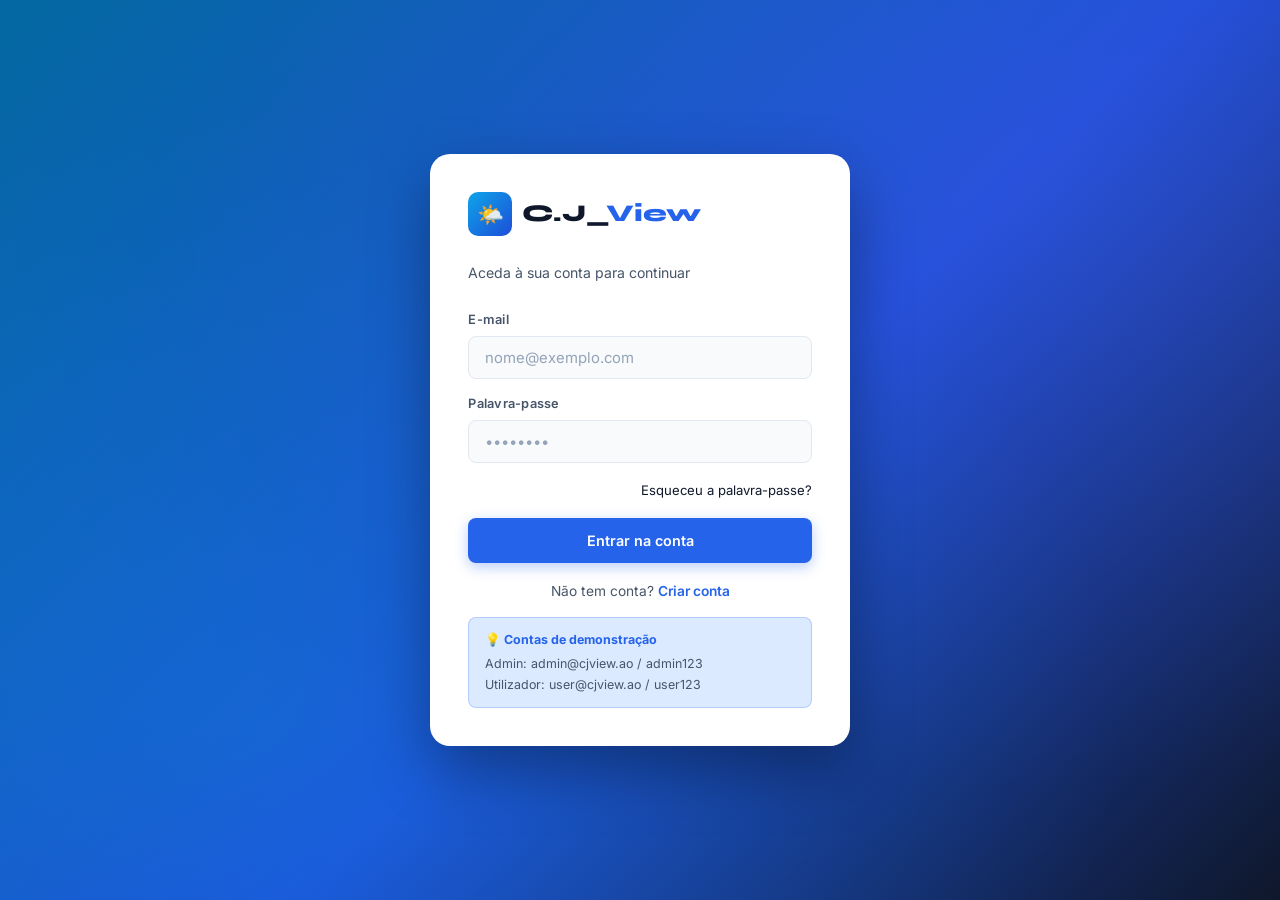
<file: files/index.html>
<!DOCTYPE html>
<html lang="pt" data-theme="light">
<head>
<meta charset="UTF-8"/>
<meta name="viewport" content="width=device-width, initial-scale=1.0"/>
<title>C.J_View — Sistema de Previsão do Tempo</title>
<link href="https://fonts.googleapis.com/css2?family=Syne:wght@400;600;700;800&family=Inter:wght@300;400;500;600&display=swap" rel="stylesheet"/>
<style>
/*
 * C.J_View — Sistema de Previsão do Tempo
 * Projecto #03 — IPIL 2025/2026
 * Autor: Judson Paiva | judson.paiva@hotmail.com
 * Stack: Angular (frontend) + PHP (backend) + MySQL (BD)
 * Arquitectura: Components + Services + Modules
 */
:root{
  --blue:#2563EB;--blue-dk:#1D4ED8;--blue-lt:#DBEAFE;--sky:#0EA5E9;
  --green:#16A34A;--red:#DC2626;--amber:#D97706;
  --bg:#F1F5F9;--surface:#FFFFFF;--surface2:#F8FAFC;--border:#E2E8F0;
  --t1:#0F172A;--t2:#475569;--t3:#94A3B8;
  --r:12px;--sh:0 1px 4px rgba(0,0,0,.08),0 4px 16px rgba(0,0,0,.05);
  --shlg:0 8px 32px rgba(0,0,0,.14);
  --ff:'Inter',sans-serif;--fd:'Syne',sans-serif;
}
[data-theme=dark]{
  --bg:#0F172A;--surface:#1E293B;--surface2:#0F172A;--border:#334155;
  --t1:#F1F5F9;--t2:#94A3B8;--t3:#475569;--blue-lt:#1e3a5f;
  --sh:0 1px 4px rgba(0,0,0,.3),0 4px 16px rgba(0,0,0,.22);
  --shlg:0 8px 32px rgba(0,0,0,.45);
}
*,*::before,*::after{box-sizing:border-box;margin:0;padding:0}
html{scroll-behavior:smooth}
body{font-family:var(--ff);background:var(--bg);color:var(--t1);min-height:100vh;font-size:15px;line-height:1.6;transition:background .25s,color .25s}
h1,h2,h3,h4{font-family:var(--fd);line-height:1.2}
button{cursor:pointer;font-family:var(--ff)}
input,select{font-family:var(--ff)}

/* ── SCREENS ── */
.screen{display:none!important}
.screen.on{display:flex!important}
.page{display:none}
.page.on{display:block;animation:fi .25s ease}
@keyframes fi{from{opacity:0;transform:translateY(6px)}to{opacity:1;transform:translateY(0)}}
@keyframes su{from{opacity:0;transform:translateY(22px)}to{opacity:1;transform:translateY(0)}}

/* ── AUTH ── */
.auth-bg{
  min-height:100vh;align-items:center;justify-content:center;padding:1.5rem;
  background:linear-gradient(135deg,#0369A1,#1D4ED8 55%,#0F172A);
  position:relative;overflow:hidden;
}
.auth-bg::before{content:'';position:absolute;inset:0;
  background:radial-gradient(ellipse at 20% 80%,rgba(14,165,233,.22) 0%,transparent 60%),
             radial-gradient(ellipse at 80% 20%,rgba(99,102,241,.18) 0%,transparent 60%)}
.auth-card{
  background:var(--surface);border-radius:20px;padding:2.4rem;
  width:100%;max-width:420px;position:relative;z-index:1;
  box-shadow:0 25px 60px rgba(0,0,0,.35);animation:su .35s ease;
}
.auth-logo{display:flex;align-items:center;gap:10px;margin-bottom:1.6rem}
.auth-logo .ico{width:44px;height:44px;border-radius:10px;
  background:linear-gradient(135deg,var(--sky),var(--blue-dk));
  display:flex;align-items:center;justify-content:center;font-size:1.35rem}
.auth-logo .nm{font-family:var(--fd);font-size:1.5rem;font-weight:800;color:var(--t1)}
.auth-logo .nm span{color:var(--blue)}
.auth-sub{color:var(--t2);font-size:.88rem;margin-bottom:1.6rem}

/* ── FORMS ── */
.fg{margin-bottom:.95rem}
.fl{display:block;font-size:.8rem;font-weight:600;color:var(--t2);margin-bottom:.38rem;letter-spacing:.02em}
.fi{width:100%;padding:.7rem 1rem;border:1.5px solid var(--border);border-radius:8px;
  background:var(--surface2);color:var(--t1);font-size:.93rem;outline:none;
  transition:border-color .2s,box-shadow .2s}
.fi:focus{border-color:var(--blue);box-shadow:0 0 0 3px rgba(37,99,235,.14)}
.fi::placeholder{color:var(--t3)}
.frow{display:grid;grid-template-columns:1fr 1fr;gap:.75rem}

/* ── BUTTONS ── */
.btn{display:inline-flex;align-items:center;justify-content:center;gap:.4rem;
  padding:.68rem 1.35rem;border:1.5px solid transparent;border-radius:8px;
  font-size:.9rem;font-weight:600;transition:all .18s;white-space:nowrap;cursor:pointer}
.btn:active{transform:scale(.98)}
.btn-p{background:var(--blue);color:#fff;width:100%;padding:.8rem;
  box-shadow:0 4px 14px rgba(37,99,235,.32)}
.btn-p:hover{background:var(--blue-dk);transform:translateY(-1px);box-shadow:0 6px 20px rgba(37,99,235,.42)}
.btn-o{background:transparent;border-color:var(--border);color:var(--t2)}
.btn-o:hover{background:var(--surface2);color:var(--t1);border-color:var(--t3)}
.btn-sm{padding:.38rem .82rem;font-size:.8rem;border-radius:7px}
.btn-g{background:transparent;border-color:transparent;color:var(--t2)}
.btn-g:hover{background:var(--surface2);color:var(--t1)}
.btn-danger{background:var(--red);color:#fff;border-color:var(--red)}
.btn-danger:hover{background:#b91c1c}

.auth-sw{text-align:center;margin-top:1.1rem;color:var(--t2);font-size:.86rem}
.auth-sw a{color:var(--blue);font-weight:600;cursor:pointer}
.auth-sw a:hover{text-decoration:underline}

/* ── INLINE ALERTS ── */
.ia{padding:.72rem .95rem;border-radius:8px;font-size:.85rem;margin-bottom:.9rem;display:none}
.ia.show{display:flex;align-items:flex-start;gap:.5rem}
.ia-err{background:rgba(220,38,38,.08);color:#b91c1c;border:1px solid rgba(220,38,38,.22)}
.ia-ok{background:rgba(22,163,74,.08);color:#15803d;border:1px solid rgba(22,163,74,.2)}
.ia-info{background:rgba(37,99,235,.08);color:var(--blue-dk);border:1px solid rgba(37,99,235,.18)}
.ia-warn{background:rgba(217,119,6,.08);color:#b45309;border:1px solid rgba(217,119,6,.2)}

.demo{background:var(--blue-lt);border:1px solid rgba(37,99,235,.22);border-radius:8px;
  padding:.7rem .95rem;font-size:.78rem;color:var(--t2);margin-top:.9rem;line-height:1.7}
.demo strong{color:var(--blue);display:block;margin-bottom:.2rem}

/* ── NAVBAR ── */
.navbar{background:var(--surface);border-bottom:1px solid var(--border);height:58px;
  padding:0 1.5rem;display:flex;align-items:center;justify-content:space-between;
  position:sticky;top:0;z-index:200;box-shadow:var(--sh)}
.n-brand{display:flex;align-items:center;gap:8px;font-family:var(--fd);font-weight:800;
  font-size:1.12rem;color:var(--t1);text-decoration:none;cursor:default}
.n-brand .bi{width:30px;height:30px;border-radius:7px;
  background:linear-gradient(135deg,var(--sky),var(--blue-dk));
  display:flex;align-items:center;justify-content:center;font-size:.95rem}
.n-brand .dot{color:var(--blue)}
.n-tabs{display:flex;gap:2px;background:var(--surface2);padding:3px;border-radius:9px;border:1px solid var(--border)}
.n-tab{padding:.36rem .88rem;border-radius:7px;border:none;background:transparent;
  color:var(--t2);font-size:.8rem;font-weight:500;transition:all .18s;cursor:pointer}
.n-tab.on{background:var(--surface);color:var(--t1);font-weight:700;box-shadow:0 1px 3px rgba(0,0,0,.1)}
.n-tab:hover:not(.on){color:var(--t1)}
.n-right{display:flex;align-items:center;gap:.55rem}
.n-user{display:flex;align-items:center;gap:8px;padding:.28rem .72rem .28rem .38rem;
  border-radius:9px;background:var(--surface2);border:1px solid var(--border);cursor:pointer}
.n-av{width:28px;height:28px;border-radius:50%;
  background:linear-gradient(135deg,var(--sky),var(--blue-dk));
  display:flex;align-items:center;justify-content:center;color:#fff;font-size:.7rem;font-weight:700}
.n-nm{font-size:.82rem;font-weight:600;color:var(--t1)}
.n-rl{font-size:.68rem;color:var(--t3)}
.ib{width:34px;height:34px;border-radius:8px;border:1px solid var(--border);
  background:var(--surface2);display:flex;align-items:center;justify-content:center;
  font-size:.95rem;transition:background .18s}
.ib:hover{background:var(--border)}
.ls{background:var(--surface2);border:1px solid var(--border);border-radius:7px;
  padding:.28rem .48rem;color:var(--t1);font-size:.78rem;outline:none;cursor:pointer}

/* ── LAYOUT ── */
#app{display:none;flex-direction:column;min-height:100vh}
#app.on{display:flex}
.main{flex:1;padding:1.75rem;max-width:1300px;margin:0 auto;width:100%}
.ph{display:flex;align-items:flex-start;justify-content:space-between;margin-bottom:1.5rem;gap:1rem;flex-wrap:wrap}
.ph h2{font-size:1.4rem;font-weight:700;margin-bottom:.18rem}
.ph p{font-size:.83rem;color:var(--t2)}
.ph-a{display:flex;gap:.55rem;align-items:center;flex-wrap:wrap}

/* ── HERO ── */
.hero{background:linear-gradient(135deg,#0369A1,#1D4ED8 55%,#0F172A);
  border-radius:18px;padding:2.1rem 2rem;margin-bottom:1.6rem;
  position:relative;overflow:hidden;color:#fff}
.hero::after{content:'☁';position:absolute;right:1.5rem;top:50%;transform:translateY(-50%);
  font-size:9rem;opacity:.05;pointer-events:none;line-height:1}
.hero h2{font-size:1.45rem;font-weight:700;color:#fff;margin-bottom:.32rem}
.hero p{color:rgba(255,255,255,.68);font-size:.86rem;margin-bottom:1.35rem}
.srow{display:flex;gap:.6rem;max-width:530px}
.si{flex:1;padding:.7rem 1.05rem;border-radius:8px;border:1.5px solid rgba(255,255,255,.22);
  background:rgba(255,255,255,.14);color:#fff;font-size:.9rem;outline:none;
  transition:border-color .2s,background .2s;font-family:var(--ff)}
.si:focus{border-color:rgba(255,255,255,.48);background:rgba(255,255,255,.2)}
.si::placeholder{color:rgba(255,255,255,.48)}
.sb{background:#fff;color:var(--blue-dk);font-weight:700;padding:.7rem 1.35rem;
  border-radius:8px;border:none;font-size:.9rem;transition:all .18s;cursor:pointer;white-space:nowrap}
.sb:hover{background:rgba(255,255,255,.9);transform:translateY(-1px)}

/* ── STATS ── */
.sg{display:grid;grid-template-columns:repeat(auto-fit,minmax(150px,1fr));gap:.95rem;margin-bottom:1.6rem}
.sc{background:var(--surface);border:1px solid var(--border);border-radius:var(--r);padding:1.1rem 1.2rem;box-shadow:var(--sh)}
.sci{width:37px;height:37px;border-radius:9px;display:flex;align-items:center;justify-content:center;font-size:1rem;margin-bottom:.6rem}
.sci-b{background:rgba(37,99,235,.1);color:var(--blue)}
.sci-a{background:rgba(217,119,6,.1);color:var(--amber)}
.sci-r{background:rgba(220,38,38,.1);color:var(--red)}
.sci-g{background:rgba(22,163,74,.1);color:var(--green)}
.sv{font-family:var(--fd);font-size:1.85rem;font-weight:800;line-height:1;margin-bottom:.18rem}
.sl{font-size:.76rem;color:var(--t2)}

/* ── WEATHER CARDS ── */
.cg{display:grid;grid-template-columns:repeat(auto-fill,minmax(265px,1fr));gap:1.05rem;margin-bottom:1.6rem}
.wc{background:var(--surface);border:1px solid var(--border);border-radius:var(--r);
  padding:1.3rem;box-shadow:var(--sh);transition:box-shadow .2s,transform .2s}
.wc:hover{box-shadow:var(--shlg);transform:translateY(-2px)}
.wc-hd{display:flex;justify-content:space-between;align-items:flex-start;margin-bottom:.85rem}
.wc-city{font-family:var(--fd);font-size:1.08rem;font-weight:700}
.wc-co{font-size:.74rem;color:var(--t3);margin-top:2px}
.wc-ic{font-size:2.5rem;line-height:1}
.wc-tmp{display:flex;align-items:flex-end;gap:.38rem;margin:.55rem 0}
.wc-tn{font-family:var(--fd);font-size:2.9rem;font-weight:800;line-height:1}
.wc-tu{font-size:1.35rem;color:var(--t2);margin-bottom:.32rem}
.wc-cd{font-size:.86rem;color:var(--t2);margin-bottom:.85rem}
.wc-dt{display:grid;grid-template-columns:1fr 1fr;gap:.45rem;padding-top:.85rem;border-top:1px solid var(--border)}
.wc-d{display:flex;flex-direction:column;gap:2px}
.wc-dl{font-size:.68rem;color:var(--t3);text-transform:uppercase;letter-spacing:.05em}
.wc-dv{font-size:.85rem;font-weight:600}
.wc-ac{display:flex;gap:.45rem;margin-top:.85rem;padding-top:.85rem;border-top:1px solid var(--border);flex-wrap:wrap}
.fav-on{color:var(--amber)!important}

/* ── FORECAST ── */
.fb{background:var(--surface);border:1px solid var(--border);border-radius:var(--r);padding:1.35rem;margin-bottom:1.15rem;box-shadow:var(--sh)}
.ft{font-size:.72rem;font-weight:700;color:var(--t3);text-transform:uppercase;letter-spacing:.07em;margin-bottom:1.15rem}
.fd-row{display:grid;grid-template-columns:repeat(7,1fr);gap:.38rem}
.fd{display:flex;flex-direction:column;align-items:center;gap:.38rem;
  padding:.68rem .28rem;border-radius:9px;transition:background .18s}
.fd:hover{background:var(--surface2)}
.fd.td{background:var(--blue-lt);border:1px solid rgba(37,99,235,.18)}
.fd-n{font-size:.7rem;font-weight:600;color:var(--t2)}
.fd-i{font-size:1.4rem}
.fd-h{font-size:.9rem;font-weight:700}
.fd-l{font-size:.76rem;color:var(--t3)}
.chart-box{background:var(--surface);border:1px solid var(--border);border-radius:var(--r);padding:1.35rem;margin-bottom:1.4rem;box-shadow:var(--sh)}
.ct{font-size:.72rem;font-weight:700;color:var(--t3);text-transform:uppercase;letter-spacing:.07em;margin-bottom:1.15rem}
.bc{display:flex;align-items:flex-end;gap:5px;height:105px}
.bg2{flex:1;display:flex;flex-direction:column;align-items:center;gap:3px;height:100%;justify-content:flex-end}
.bar{width:100%;max-width:34px;border-radius:5px 5px 0 0;background:linear-gradient(to top,var(--blue),var(--sky))}
.bar:hover{opacity:.75}
.bl{font-size:.65rem;color:var(--t3)}
.bv{font-size:.7rem;font-weight:700}

/* ── TABLE ── */
.tc{background:var(--surface);border:1px solid var(--border);border-radius:var(--r);overflow:hidden;box-shadow:var(--sh);margin-bottom:1.15rem}
.thd{display:flex;align-items:center;justify-content:space-between;padding:.85rem 1.35rem;border-bottom:1px solid var(--border)}
.thd h3{font-size:.88rem;font-weight:700}
.tha{display:flex;gap:.45rem}
table{width:100%;border-collapse:collapse}
th{text-align:left;padding:.62rem 1.2rem;font-size:.7rem;font-weight:700;color:var(--t3);
  text-transform:uppercase;letter-spacing:.05em;background:var(--surface2);border-bottom:1px solid var(--border)}
td{padding:.82rem 1.2rem;font-size:.86rem;border-bottom:1px solid var(--border)}
tr:last-child td{border-bottom:none}
tbody tr:hover td{background:var(--surface2)}

/* ── BADGES ── */
.badge{display:inline-flex;align-items:center;gap:.2rem;padding:.18rem .58rem;border-radius:999px;font-size:.7rem;font-weight:700}
.b-blue{background:rgba(37,99,235,.1);color:var(--blue)}
.b-green{background:rgba(22,163,74,.1);color:var(--green)}
.b-amber{background:rgba(217,119,6,.1);color:var(--amber)}
.b-red{background:rgba(220,38,38,.1);color:var(--red)}
.b-gray{background:var(--surface2);color:var(--t2);border:1px solid var(--border)}

/* ── ALERT ITEMS ── */
.al-list{display:flex;flex-direction:column;gap:.72rem}
.al-item{background:var(--surface);border:1px solid var(--border);border-radius:var(--r);
  padding:.95rem 1.2rem;display:flex;align-items:center;justify-content:space-between;gap:1rem;box-shadow:var(--sh)}
.al-item.sc{border-left:3.5px solid var(--red)}
.al-item.sw{border-left:3.5px solid var(--amber)}
.al-item.si2{border-left:3.5px solid var(--blue)}
.al-b{flex:1}
.al-t{font-weight:700;font-size:.9rem;margin-bottom:.18rem}
.al-d{font-size:.8rem;color:var(--t2)}
.al-m{font-size:.72rem;color:var(--t3);margin-top:.18rem}
.al-r{display:flex;gap:.45rem;align-items:center;flex-shrink:0}

/* ── SETTINGS ── */
.sl2{display:grid;grid-template-columns:215px 1fr;gap:1.15rem}
.sn{background:var(--surface);border:1px solid var(--border);border-radius:var(--r);padding:.7rem;height:fit-content;box-shadow:var(--sh)}
.sni{display:flex;align-items:center;gap:.65rem;padding:.58rem .78rem;border-radius:8px;
  color:var(--t2);font-size:.85rem;font-weight:500;border:none;background:transparent;
  width:100%;text-align:left;cursor:pointer;transition:all .18s;font-family:var(--ff)}
.sni.on{background:var(--blue-lt);color:var(--blue);font-weight:700}
.sni:hover:not(.on){background:var(--surface2);color:var(--t1)}
.sb2{background:var(--surface);border:1px solid var(--border);border-radius:var(--r);padding:1.45rem;box-shadow:var(--sh)}
.sp{display:none}
.sp.on{display:block}
.ss{margin-bottom:1.65rem}
.ss:last-child{margin-bottom:0}
.ss h3{font-size:.88rem;font-weight:700;padding-bottom:.72rem;border-bottom:1px solid var(--border);margin-bottom:1.05rem}

/* ── MODAL ── */
.mo{display:none;position:fixed;inset:0;background:rgba(0,0,0,.52);z-index:1000;
  align-items:center;justify-content:center;padding:1rem;backdrop-filter:blur(3px)}
.mo.open{display:flex}
.mb{background:var(--surface);border-radius:18px;padding:1.65rem;width:100%;max-width:450px;
  box-shadow:var(--shlg);animation:su .28s ease;max-height:90vh;overflow-y:auto}
.mh{display:flex;justify-content:space-between;align-items:center;margin-bottom:1.35rem}
.mh h3{font-size:1.05rem;font-weight:700}
.mc{background:transparent;border:none;font-size:1.25rem;color:var(--t3);line-height:1;padding:.18rem;cursor:pointer}
.mc:hover{color:var(--t1)}
.mf{display:flex;gap:.6rem;justify-content:flex-end;margin-top:1.2rem}

/* ── EMPTY ── */
.empty{text-align:center;padding:2.75rem 1.5rem;color:var(--t3)}
.empty .ei{font-size:2.75rem;margin-bottom:.8rem;opacity:.45}
.empty p{font-size:.86rem}

/* ── MOBILE NAV ── */
.mob-nav{display:none;position:fixed;bottom:0;left:0;right:0;background:var(--surface);
  border-top:1px solid var(--border);z-index:150;
  padding:.45rem 0 calc(.45rem + env(safe-area-inset-bottom))}
.mob-inner{display:flex;justify-content:space-around}
.mb-btn{display:flex;flex-direction:column;align-items:center;gap:2px;padding:.38rem .72rem;
  border:none;background:transparent;color:var(--t3);font-size:.62rem;font-weight:600;
  cursor:pointer;border-radius:8px;font-family:var(--ff)}
.mb-btn .mi{font-size:1.18rem}
.mb-btn.on{color:var(--blue)}

@media(max-width:768px){
  .main{padding:1rem;padding-bottom:5.5rem}
  .n-tabs{display:none}
  .mob-nav{display:block}
  .frow{grid-template-columns:1fr}
  .fd-row{grid-template-columns:repeat(4,1fr)}
  .sl2{grid-template-columns:1fr}
  .srow{flex-direction:column}
  .ph{flex-direction:column}
  .bc{height:80px}
}
@media(max-width:480px){
  .auth-card{padding:1.65rem 1.15rem}
  .fd-row{grid-template-columns:repeat(3,1fr)}
}
</style>
</head>
<body>

<!-- ════════════ ECRÃ LOGIN ════════════ -->
<div id="S-login" class="screen auth-bg">
  <div class="auth-card">
    <div class="auth-logo"><div class="ico">🌤️</div><div class="nm">C.J_<span>View</span></div></div>
    <p class="auth-sub" id="t-lsub">Aceda à sua conta para continuar</p>
    <div class="ia ia-err" id="e-lerr"></div>
    <div class="fg"><label class="fl">E-mail</label>
      <input class="fi" type="email" id="l-em" placeholder="nome@exemplo.com" autocomplete="email"/></div>
    <div class="fg"><label class="fl" id="t-lpw">Palavra-passe</label>
      <input class="fi" type="password" id="l-pw" placeholder="••••••••" autocomplete="current-password"
        onkeydown="if(event.key==='Enter')doLogin()"/></div>
    <div style="text-align:right;margin-bottom:1rem">
      <a onclick="goS('S-recover')" style="font-size:.82rem" id="t-lfgt">Esqueceu a palavra-passe?</a></div>
    <button class="btn btn-p" onclick="doLogin()" id="t-lbtn">Entrar na conta</button>
    <p class="auth-sw"><span id="t-lnew">Não tem conta?</span>
      <a onclick="goS('S-register')" id="t-lreg">Criar conta</a></p>
    <div class="demo"><strong>💡 Contas de demonstração</strong>
      Admin: admin@cjview.ao / admin123<br>Utilizador: user@cjview.ao / user123</div>
  </div>
</div>

<!-- ════════════ ECRÃ REGISTO ════════════ -->
<div id="S-register" class="screen auth-bg">
  <div class="auth-card">
    <div class="auth-logo"><div class="ico">🌤️</div><div class="nm">C.J_<span>View</span></div></div>
    <p class="auth-sub" id="t-rsub">Crie a sua conta gratuitamente</p>
    <div class="ia ia-err" id="e-rerr"></div>
    <div class="frow">
      <div class="fg"><label class="fl" id="t-rfn">Nome</label>
        <input class="fi" type="text" id="r-fn" placeholder="João"/></div>
      <div class="fg"><label class="fl" id="t-rln">Apelido</label>
        <input class="fi" type="text" id="r-ln" placeholder="Silva"/></div>
    </div>
    <div class="fg"><label class="fl">E-mail</label>
      <input class="fi" type="email" id="r-em" placeholder="nome@exemplo.com"/></div>
    <div class="fg"><label class="fl" id="t-rpw">Palavra-passe <small style="color:var(--t3)">(mín. 6 caract.)</small></label>
      <input class="fi" type="password" id="r-pw" placeholder="••••••••"/></div>
    <div class="fg"><label class="fl" id="t-rpw2">Confirmar palavra-passe</label>
      <input class="fi" type="password" id="r-pw2" placeholder="••••••••"
        onkeydown="if(event.key==='Enter')doRegister()"/></div>
    <button class="btn btn-p" onclick="doRegister()" id="t-rbtn">Criar conta</button>
    <p class="auth-sw"><span id="t-rhave">Já tem conta?</span>
      <a onclick="goS('S-login')" id="t-rlogin">Entrar</a></p>
  </div>
</div>

<!-- ════════════ ECRÃ RECUPERAR ════════════ -->
<div id="S-recover" class="screen auth-bg">
  <div class="auth-card">
    <div class="auth-logo"><div class="ico">🔑</div><div class="nm">C.J_<span>View</span></div></div>
    <p class="auth-sub" id="t-recsub">Recuperação de palavra-passe</p>
    <div class="ia ia-info show" id="e-recinfo">Introduza o seu e-mail e receberá instruções para redefinir a palavra-passe.</div>
    <div class="ia ia-err" id="e-recerr"></div>
    <div class="ia ia-ok" id="e-recok"></div>
    <div class="fg"><label class="fl">E-mail</label>
      <input class="fi" type="email" id="rec-em" placeholder="nome@exemplo.com"
        onkeydown="if(event.key==='Enter')doRecover()"/></div>
    <button class="btn btn-p" onclick="doRecover()" id="t-recbtn">Enviar instruções</button>
    <p class="auth-sw"><a onclick="goS('S-login')" id="t-recback">← Voltar ao login</a></p>
  </div>
</div>

<!-- ════════════ APP ════════════ -->
<div id="app">
  <nav class="navbar">
    <div class="n-brand"><div class="bi">🌤️</div>C.J_<span class="dot">View</span></div>
    <div class="n-tabs">
      <button class="n-tab on" onclick="goP('dashboard',this)">Dashboard</button>
      <button class="n-tab" id="nt-fc" onclick="goP('forecast',this)">Previsão</button>
      <button class="n-tab" id="nt-fv" onclick="goP('favorites',this)">Favoritos</button>
      <button class="n-tab" id="nt-al" onclick="goP('alerts',this)">Alertas</button>
      <button class="n-tab" id="nt-adm" onclick="goP('admin',this)" style="display:none">Admin</button>
      <button class="n-tab" id="nt-prf" onclick="goP('profile',this)">Perfil</button>
    </div>
    <div class="n-right">
      <select class="ls" id="lang-sel" onchange="setLang(this.value)">
        <option value="pt">🇵🇹 PT</option><option value="en">🇬🇧 EN</option>
      </select>
      <button class="ib" id="th-btn" onclick="toggleTheme()" title="Tema">🌙</button>
      <div class="n-user" onclick="goP('profile',null)">
        <div class="n-av" id="n-av">?</div>
        <div><div class="n-nm" id="n-nm">—</div><div class="n-rl" id="n-rl">—</div></div>
      </div>
      <button class="btn btn-sm btn-o" onclick="doLogout()" id="t-logout">Sair</button>
    </div>
  </nav>

  <main class="main">

    <!-- DASHBOARD -->
    <div class="page on" id="P-dashboard">
      <div class="hero">
        <h2 id="t-htitle">Previsão do Tempo</h2>
        <p id="t-hsub">Pesquise qualquer cidade do mundo e veja as condições actuais</p>
        <div class="srow">
          <input class="si" id="city-inp" placeholder="Pesquisar cidade... ex: Luanda, Paris, Tóquio"
            onkeydown="if(event.key==='Enter')searchCity()"/>
          <button class="sb" onclick="searchCity()" id="t-sbtn">🔍 Pesquisar</button>
        </div>
      </div>
      <div class="sg">
        <div class="sc"><div class="sci sci-b">🌍</div><div class="sv" id="st-c">0</div><div class="sl" id="t-stc">Cidades</div></div>
        <div class="sc"><div class="sci sci-a">⭐</div><div class="sv" id="st-f">0</div><div class="sl" id="t-stf">Favoritos</div></div>
        <div class="sc"><div class="sci sci-r">🚨</div><div class="sv" id="st-a">0</div><div class="sl" id="t-sta">Alertas</div></div>
        <div class="sc"><div class="sci sci-g">📅</div><div class="sv">7</div><div class="sl" id="t-std">Dias de previsão</div></div>
      </div>
      <div class="ph">
        <div><h2 id="t-phc">Cidades Monitoradas</h2><p id="t-phcs">Dados via OpenWeatherMap API</p></div>
        <div class="ph-a">
          <button class="btn btn-sm btn-o" onclick="exportCSV()">📄 <span id="t-csv">Exportar CSV</span></button>
          <button class="btn btn-sm btn-o" onclick="exportPDF()">📋 <span id="t-pdf">Exportar PDF</span></button>
          <button class="btn btn-sm btn-p" onclick="openMod('M-city')" id="t-add">+ Adicionar Cidade</button>
        </div>
      </div>
      <div class="cg" id="W-grid"></div>
    </div>

    <!-- FORECAST -->
    <div class="page" id="P-forecast">
      <div class="ph">
        <div><h2 id="t-fctitle">Previsão Semanal</h2><p id="t-fcsub">Próximos 7 dias para as suas cidades</p></div>
        <div class="ph-a"><button class="btn btn-sm btn-o" onclick="exportCSV()">📄 CSV</button></div>
      </div>
      <div id="FC-list"></div>
    </div>

    <!-- FAVORITOS -->
    <div class="page" id="P-favorites">
      <div class="ph"><div><h2 id="t-favtitle">Cidades Favoritas</h2><p id="t-favsub">As suas cidades guardadas</p></div></div>
      <div class="cg" id="FAV-grid"></div>
    </div>

    <!-- ALERTAS -->
    <div class="page" id="P-alerts">
      <div class="ph">
        <div><h2 id="t-altitle">Alertas Meteorológicos</h2><p id="t-alsub">Alertas para condições severas</p></div>
        <div class="ph-a"><button class="btn btn-sm btn-p" onclick="openMod('M-alert')" id="t-addalert">+ Novo Alerta</button></div>
      </div>
      <div class="al-list" id="AL-list"></div>
    </div>

    <!-- ADMIN -->
    <div class="page" id="P-admin">
      <div class="ph">
        <div><h2 id="t-admtitle">Painel de Administração</h2><p id="t-admsub">Gestão de utilizadores e dados</p></div>
        <div class="ph-a"><button class="btn btn-sm btn-o" onclick="exportCSV()">📄 CSV</button></div>
      </div>
      <div class="tc">
        <div class="thd"><h3 id="t-admur">Utilizadores Registados</h3></div>
        <table><thead><tr>
          <th>ID</th><th id="t-thname">Nome</th><th>E-mail</th>
          <th id="t-throle">Função</th><th id="t-threg">Registado</th><th id="t-thact">Acções</th>
        </tr></thead><tbody id="ADM-users"></tbody></table>
      </div>
      <div class="tc">
        <div class="thd"><h3 id="t-admlog">Histórico de Pesquisas</h3></div>
        <table><thead><tr>
          <th id="t-thcity">Cidade</th><th id="t-thuser">Utilizador</th>
          <th id="t-thdate">Data/Hora</th><th>Status</th>
        </tr></thead><tbody id="ADM-log"></tbody></table>
      </div>
    </div>

    <!-- PERFIL -->
    <div class="page" id="P-profile">
      <div class="ph"><div><h2 id="t-prftitle">Perfil & Definições</h2><p id="t-prfsub">Gira as suas informações e preferências</p></div></div>
      <div class="sl2">
        <div class="sn">
          <button class="sni on" onclick="goSP('sp-personal',this)">👤 <span id="t-snpers">Dados Pessoais</span></button>
          <button class="sni" onclick="goSP('sp-security',this)">🔐 <span id="t-snsec">Segurança</span></button>
          <button class="sni" onclick="goSP('sp-prefs',this)">⚙️ <span id="t-snpref">Preferências</span></button>
          <button class="sni" onclick="goSP('sp-export',this)">📤 <span id="t-snexp">Exportar Dados</span></button>
        </div>
        <div class="sb2">
          <div class="sp on" id="sp-personal">
            <div class="ss"><h3 id="t-sphpers">Dados Pessoais</h3>
              <div class="frow">
                <div class="fg"><label class="fl" id="t-pfn">Nome</label><input class="fi" type="text" id="p-fn"/></div>
                <div class="fg"><label class="fl" id="t-pln">Apelido</label><input class="fi" type="text" id="p-ln"/></div>
              </div>
              <div class="fg"><label class="fl">E-mail</label><input class="fi" type="email" id="p-em"/></div>
              <div class="ia" id="e-palert"></div>
              <button class="btn btn-p" style="width:auto;padding:.65rem 1.4rem" onclick="saveProfile()" id="t-psave">Guardar alterações</button>
            </div>
          </div>
          <div class="sp" id="sp-security">
            <div class="ss"><h3 id="t-sphsec">Segurança</h3>
              <div class="fg"><label class="fl" id="t-pcpw">Palavra-passe actual</label><input class="fi" type="password" id="p-cpw"/></div>
              <div class="fg"><label class="fl" id="t-pnpw">Nova palavra-passe</label><input class="fi" type="password" id="p-npw"/></div>
              <div class="fg"><label class="fl" id="t-pnpw2">Confirmar nova</label><input class="fi" type="password" id="p-npw2"/></div>
              <div class="ia" id="e-secalert"></div>
              <button class="btn btn-p" style="width:auto;padding:.65rem 1.4rem" onclick="changePw()" id="t-pchpw">Alterar palavra-passe</button>
            </div>
          </div>
          <div class="sp" id="sp-prefs">
            <div class="ss"><h3 id="t-sphpref">Preferências</h3>
              <div class="fg"><label class="fl" id="t-punits">Unidades de temperatura</label>
                <select class="fi" id="pref-units" onchange="savePref('units',this.value)">
                  <option value="C">Celsius (°C)</option><option value="F">Fahrenheit (°F)</option>
                </select>
              </div>
              <div class="fg"><label class="fl" id="t-plang">Idioma</label>
                <select class="fi" id="pref-lang" onchange="setLang(this.value);document.getElementById('lang-sel').value=this.value">
                  <option value="pt">🇵🇹 Português</option><option value="en">🇬🇧 English</option>
                </select>
              </div>
              <div class="fg"><label class="fl" id="t-ptheme">Tema</label>
                <select class="fi" id="pref-theme" onchange="applyTheme(this.value)">
                  <option value="light">☀️ Claro</option><option value="dark">🌙 Escuro</option>
                </select>
              </div>
            </div>
          </div>
          <div class="sp" id="sp-export">
            <div class="ss"><h3 id="t-sphexp">Exportar Dados</h3>
              <p style="color:var(--t2);font-size:.86rem;margin-bottom:1.4rem" id="t-expdesc">Exporte os dados das cidades e histórico de pesquisas.</p>
              <div style="display:flex;gap:.7rem;flex-wrap:wrap">
                <button class="btn btn-o" onclick="exportCSV()">📄 <span id="t-excsv">Exportar CSV</span></button>
                <button class="btn btn-o" onclick="exportPDF()">📋 <span id="t-expdf">Exportar PDF</span></button>
              </div>
            </div>
          </div>
        </div>
      </div>
    </div>

  </main>

  <!-- MOBILE NAV -->
  <nav class="mob-nav">
    <div class="mob-inner">
      <button class="mb-btn on" onclick="goP('dashboard',null);setMB(this)"><span class="mi">🏠</span>Dashboard</button>
      <button class="mb-btn" onclick="goP('forecast',null);setMB(this)"><span class="mi">📅</span><span id="t-mbfc">Previsão</span></button>
      <button class="mb-btn" onclick="goP('favorites',null);setMB(this)"><span class="mi">⭐</span><span id="t-mbfv">Favoritos</span></button>
      <button class="mb-btn" onclick="goP('alerts',null);setMB(this)"><span class="mi">🔔</span><span id="t-mbal">Alertas</span></button>
      <button class="mb-btn" onclick="goP('profile',null);setMB(this)"><span class="mi">👤</span><span id="t-mbprf">Perfil</span></button>
    </div>
  </nav>
</div>

<!-- MODAL: CIDADE -->
<div class="mo" id="M-city">
  <div class="mb">
    <div class="mh"><h3 id="t-mctitle">Adicionar Cidade</h3><button class="mc" onclick="closeMod('M-city')">✕</button></div>
    <div class="fg"><label class="fl" id="t-mcname">Nome da cidade</label>
      <input class="fi" type="text" id="mc-city" placeholder="ex: Luanda, Paris, Tóquio..."
        onkeydown="if(event.key==='Enter')addCity()"/></div>
    <div class="fg"><label class="fl" id="t-mccountry">País (opcional)</label>
      <input class="fi" type="text" id="mc-cnt" placeholder="ex: Angola, França..."/></div>
    <div class="ia ia-err" id="e-mcerr"></div>
    <div class="mf">
      <button class="btn btn-o" onclick="closeMod('M-city')" id="t-mccancel">Cancelar</button>
      <button class="btn btn-p" style="width:auto" onclick="addCity()" id="t-mcadd">Adicionar</button>
    </div>
  </div>
</div>

<!-- MODAL: ALERTA -->
<div class="mo" id="M-alert">
  <div class="mb">
    <div class="mh"><h3 id="t-matitle">Novo Alerta Meteorológico</h3><button class="mc" onclick="closeMod('M-alert')">✕</button></div>
    <div class="fg"><label class="fl" id="t-macity">Cidade</label><select class="fi" id="ma-city"></select></div>
    <div class="fg"><label class="fl" id="t-matype">Tipo de alerta</label>
      <select class="fi" id="ma-type">
        <option value="rain">🌧️ Chuva forte</option>
        <option value="wind">💨 Vento forte</option>
        <option value="storm">⛈️ Trovoada</option>
        <option value="heat">🌡️ Calor extremo</option>
        <option value="cold">❄️ Frio extremo</option>
      </select>
    </div>
    <div class="fg"><label class="fl" id="t-mathresh">Limiar</label>
      <input class="fi" type="text" id="ma-thresh" placeholder="ex: > 35°C, > 60 km/h"/></div>
    <div class="fg"><label class="fl" id="t-masev">Severidade</label>
      <select class="fi" id="ma-sev">
        <option value="critical">🔴 Crítico</option>
        <option value="warning" selected>🟡 Aviso</option>
        <option value="info">🔵 Informação</option>
      </select>
    </div>
    <div class="ia ia-err" id="e-maerr"></div>
    <div class="mf">
      <button class="btn btn-o" onclick="closeMod('M-alert')" id="t-macancel">Cancelar</button>
      <button class="btn btn-p" style="width:auto" onclick="addAlert()" id="t-masave">Guardar</button>
    </div>
  </div>
</div>

<!-- MODAL: CONFIRMAR -->
<div class="mo" id="M-confirm">
  <div class="mb">
    <div class="mh"><h3 id="t-conftitle">Confirmar acção</h3><button class="mc" onclick="closeMod('M-confirm')">✕</button></div>
    <p id="conf-msg" style="color:var(--t2);font-size:.9rem;margin-bottom:.5rem"></p>
    <div class="mf">
      <button class="btn btn-o" onclick="closeMod('M-confirm')" id="t-confno">Cancelar</button>
      <button class="btn btn-danger" id="conf-yes" id="t-confyes">Confirmar</button>
    </div>
  </div>
</div>

<script>
/*
 * C.J_View — Application Core
 * ─────────────────────────────────────────────────────────
 * DB Service      → localStorage (simula MySQL/PHP backend)
 * Auth Service    → /api/auth/{login,register,recover}.php
 * Weather Service → /api/weather/city.php (OpenWeatherMap)
 * Export Service  → /api/export/{csv,pdf}.php
 * i18n Service    → Português | English
 * Theme Service   → light | dark
 * ─────────────────────────────────────────────────────────
 * Tabelas SQL simuladas:
 *   users | cities | favorites | alerts | search_log
 */

// ══════════════════════════════════════════
// DB SERVICE — CRUD completo (5 tabelas)
// ══════════════════════════════════════════
const DB = {
  _k: k => 'sv3_' + k,
  _r: k => { try { return JSON.parse(localStorage.getItem(DB._k(k)) || '[]') } catch(e) { return [] } },
  _w: (k,d) => { try { localStorage.setItem(DB._k(k), JSON.stringify(d)) } catch(e) {} },
  all:    t     => DB._r(t),
  find:   (t,fn)=> DB._r(t).find(fn) || null,
  where:  (t,fn)=> DB._r(t).filter(fn),
  count:  (t,fn)=> fn ? DB._r(t).filter(fn).length : DB._r(t).length,
  insert: (t,row) => {
    const rows = DB._r(t);
    row.id = row.id || (Date.now() + Math.floor(Math.random()*9999));
    row.created_at = row.created_at || new Date().toISOString().slice(0,10);
    rows.push(row);
    DB._w(t, rows);
    return row;
  },
  update: (t,id,patch) => DB._w(t, DB._r(t).map(r => r.id===id ? {...r,...patch} : r)),
  remove: (t,id) => DB._w(t, DB._r(t).filter(r => r.id!==id))
};

// SEED — dados iniciais
(function seedDB() {
  if (DB.find('users', u => u.email === 'admin@cjview.ao')) return;
  DB.insert('users', {id:1, fn:'Admin', ln:'Sistema', email:'admin@cjview.ao', pw:'admin123', role:'admin', created_at:'2025-01-01'});
  DB.insert('users', {id:2, fn:'Judson', ln:'Paiva',   email:'user@cjview.ao',  pw:'user123',  role:'user',  created_at:'2025-01-15'});
  const cities = [
    {id:101,name:'Luanda',    country:'Angola',        temp:28,feels:31,hum:72,wind:18,press:1012,vis:10,icon:'⛅',cond:'Parcialmente nublado',condEn:'Partly cloudy'},
    {id:102,name:'Lisboa',    country:'Portugal',      temp:19,feels:18,hum:55,wind:12,press:1018,vis:20,icon:'☀️',cond:'Ensolarado',         condEn:'Sunny'},
    {id:103,name:'Londres',   country:'Reino Unido',   temp:12,feels:9, hum:85,wind:25,press:1008,vis:8, icon:'🌧️',cond:'Chuvoso',           condEn:'Rainy'},
    {id:104,name:'Paris',     country:'França',        temp:16,feels:14,hum:68,wind:14,press:1015,vis:15,icon:'☁️',cond:'Nublado',            condEn:'Cloudy'},
    {id:105,name:'Nova Iorque',country:'EUA',          temp:22,feels:21,hum:45,wind:20,press:1020,vis:25,icon:'☀️',cond:'Ensolarado',         condEn:'Sunny'},
  ];
  cities.forEach(c => DB.insert('cities', c));
  DB.insert('alerts', {id:201,city_id:101,city_name:'Luanda',    type:'heat', threshold:'> 35°C',    severity:'critical', created_at:'2025-05-09'});
  DB.insert('alerts', {id:202,city_id:103,city_name:'Londres',   type:'rain', threshold:'> 20 mm/h', severity:'warning',  created_at:'2025-05-10'});
  DB.insert('alerts', {id:203,city_id:104,city_name:'Paris',     type:'wind', threshold:'> 60 km/h', severity:'info',     created_at:'2025-05-10'});
  DB.insert('search_log', {city:'Luanda', user_id:1, uname:'Admin Sistema', dt:'2025-05-10 08:30', status:'success'});
  DB.insert('search_log', {city:'Lisboa', user_id:2, uname:'Judson Paiva',  dt:'2025-05-10 09:15', status:'success'});
})();

// Favorites store (separado por user)
const FAV = {
  _k: uid => 'sv3_fav_' + uid,
  all:  uid => { try { return JSON.parse(localStorage.getItem(FAV._k(uid)) || '[]') } catch(e) { return [] } },
  has:  (uid,cid) => FAV.all(uid).includes(cid),
  add:  (uid,cid) => { const f=FAV.all(uid); if(!f.includes(cid)){f.push(cid);localStorage.setItem(FAV._k(uid),JSON.stringify(f));} },
  rem:  (uid,cid) => { localStorage.setItem(FAV._k(uid), JSON.stringify(FAV.all(uid).filter(x=>x!==cid))); },
  toggle:(uid,cid)=> FAV.has(uid,cid) ? FAV.rem(uid,cid) : FAV.add(uid,cid),
  count: uid => FAV.all(uid).length
};

// ══════════════════════════════════════════
// i18n SERVICE
// ══════════════════════════════════════════
const T = {
  pt: {
    'err.fill':'Por favor, preencha todos os campos.',
    'err.cred':'E-mail ou palavra-passe incorrectos.',
    'err.pwm':'As palavras-passe não coincidem.',
    'err.pws':'A palavra-passe deve ter pelo menos 6 caracteres.',
    'err.email':'Este e-mail já está registado.',
    'err.emailfmt':'Por favor, introduza um endereço de e-mail válido (ex: nome@gmail.com).',
    'err.gmailfmt':'O endereço Gmail deve estar no formato correcto: nome@gmail.com.',
    'err.emailnf':'E-mail não encontrado no sistema.',
    'err.city':'Por favor, introduza o nome da cidade.',
    'err.thresh':'Por favor, defina um limiar para o alerta.',
    'err.nocity':'Sem cidades para exportar. Adicione primeiro uma cidade.',
    'rec.ok':'Instruções enviadas! Verifique o seu e-mail.',
    'city.exists':'Esta cidade já está na lista.',
    'prof.ok':'Perfil actualizado com sucesso.',
    'pw.ok':'Palavra-passe alterada com sucesso.',
    'pw.wrong':'Palavra-passe actual incorrecta.',
    'del.confirm':'Tem a certeza que deseja remover este item?',
    'w.hum':'Humidade','w.wind':'Vento','w.feels':'Sensação','w.press':'Pressão','w.vis':'Visibilidade',
    'day.0':'Dom','day.1':'Seg','day.2':'Ter','day.3':'Qua','day.4':'Qui','day.5':'Sex','day.6':'Sáb',
    'at.rain':'Chuva forte','at.wind':'Vento forte','at.storm':'Trovoada','at.heat':'Calor extremo','at.cold':'Frio extremo',
    'sev.critical':'Crítico','sev.warning':'Aviso','sev.info':'Informação',
    'fav.add':'⭐ Favorito','fav.rem':'★ Remover',
    'empty.cities':'Nenhuma cidade adicionada. Use a barra de pesquisa acima.',
    'empty.favs':'Sem favoritos. Marque cidades no dashboard com ⭐.',
    'empty.alerts':'Sem alertas activos. Crie um novo alerta.',
    'forecast.7d':'Previsão de 7 dias',
    'chart.lbl':'Temperatura máxima (°C)',
    'nav.fc':'Previsão','nav.fv':'Favoritos','nav.al':'Alertas','nav.adm':'Admin','nav.prf':'Perfil',
    'del.btn':'Eliminar',
  },
  en: {
    'err.fill':'Please fill in all fields.',
    'err.cred':'Incorrect email or password.',
    'err.pwm':'Passwords do not match.',
    'err.pws':'Password must be at least 6 characters.',
    'err.email':'This email is already registered.',
    'err.emailfmt':'Please enter a valid email address (e.g. name@gmail.com).',
    'err.gmailfmt':'Gmail addresses must follow the correct format: name@gmail.com.',
    'err.emailnf':'Email not found in the system.',
    'err.city':'Please enter the city name.',
    'err.thresh':'Please set a threshold for the alert.',
    'err.nocity':'No cities to export. Add a city first.',
    'rec.ok':'Instructions sent! Check your email.',
    'city.exists':'This city is already in the list.',
    'prof.ok':'Profile updated successfully.',
    'pw.ok':'Password changed successfully.',
    'pw.wrong':'Current password is incorrect.',
    'del.confirm':'Are you sure you want to remove this item?',
    'w.hum':'Humidity','w.wind':'Wind','w.feels':'Feels like','w.press':'Pressure','w.vis':'Visibility',
    'day.0':'Sun','day.1':'Mon','day.2':'Tue','day.3':'Wed','day.4':'Thu','day.5':'Fri','day.6':'Sat',
    'at.rain':'Heavy rain','at.wind':'Strong wind','at.storm':'Thunderstorm','at.heat':'Extreme heat','at.cold':'Extreme cold',
    'sev.critical':'Critical','sev.warning':'Warning','sev.info':'Info',
    'fav.add':'⭐ Favourite','fav.rem':'★ Remove',
    'empty.cities':'No cities added. Use the search bar above.',
    'empty.favs':'No favourites. Star cities from the dashboard.',
    'empty.alerts':'No active alerts. Create a new alert.',
    'forecast.7d':'7-day forecast',
    'chart.lbl':'Maximum temperature (°C)',
    'nav.fc':'Forecast','nav.fv':'Favourites','nav.al':'Alerts','nav.adm':'Admin','nav.prf':'Profile',
    'del.btn':'Delete',
  }
};
let lang = localStorage.getItem('sv3_lang') || 'pt';
const __ = k => (T[lang] && T[lang][k]) || T.pt[k] || k;

function setLang(l) {
  lang = l;
  localStorage.setItem('sv3_lang', l);
  document.documentElement.lang = l;
  applyLangUI();
  renderAll();
}

function applyLangUI() {
  const s = (id,txt) => { const e=document.getElementById(id); if(e) e.textContent=txt; };
  const isEn = lang==='en';
  // auth
  s('t-lsub',   isEn?'Sign in to your account':'Aceda à sua conta para continuar');
  s('t-lpw',    isEn?'Password':'Palavra-passe');
  s('t-lfgt',   isEn?'Forgot password?':'Esqueceu a palavra-passe?');
  s('t-lbtn',   isEn?'Sign in':'Entrar na conta');
  s('t-lnew',   isEn?'No account?':'Não tem conta?');
  s('t-lreg',   isEn?'Create account':'Criar conta');
  s('t-rsub',   isEn?'Create your free account':'Crie a sua conta gratuitamente');
  s('t-rfn',    isEn?'First name':'Nome');
  s('t-rln',    isEn?'Last name':'Apelido');
  s('t-rpw',    isEn?'Password (min. 6 chars)':'Palavra-passe (mín. 6 caract.)');
  s('t-rpw2',   isEn?'Confirm password':'Confirmar palavra-passe');
  s('t-rbtn',   isEn?'Create account':'Criar conta');
  s('t-rhave',  isEn?'Already have an account?':'Já tem conta?');
  s('t-rlogin', isEn?'Sign in':'Entrar');
  s('t-recsub', isEn?'Password recovery':'Recuperação de palavra-passe');
  s('t-recbtn', isEn?'Send instructions':'Enviar instruções');
  s('t-recback',isEn?'← Back to login':'← Voltar ao login');
  // nav
  s('nt-fc',    __('nav.fc')); s('nt-fv',__('nav.fv'));
  s('nt-al',    __('nav.al')); s('nt-adm',__('nav.adm')); s('nt-prf',__('nav.prf'));
  s('t-logout', isEn?'Log out':'Sair');
  // hero
  s('t-htitle', isEn?'Weather Forecast':'Previsão do Tempo');
  s('t-hsub',   isEn?'Search any city worldwide and see current conditions':'Pesquise qualquer cidade do mundo e veja as condições actuais');
  s('t-sbtn',   isEn?'🔍 Search':'🔍 Pesquisar');
  // stats
  s('t-stc',  isEn?'Cities':'Cidades'); s('t-stf',isEn?'Favourites':'Favoritos');
  s('t-sta',  isEn?'Alerts':'Alertas'); s('t-std',isEn?'Forecast days':'Dias de previsão');
  // pages
  s('t-phc',      isEn?'Monitored Cities':'Cidades Monitoradas');
  s('t-phcs',     isEn?'Real-time data via OpenWeatherMap API':'Dados via OpenWeatherMap API');
  s('t-csv',      isEn?'Export CSV':'Exportar CSV'); s('t-pdf',isEn?'Export PDF':'Exportar PDF');
  s('t-add',      isEn?'+ Add City':'+ Adicionar Cidade');
  s('t-fctitle',  isEn?'Weekly Forecast':'Previsão Semanal');
  s('t-fcsub',    isEn?'Next 7 days for your cities':'Próximos 7 dias para as suas cidades');
  s('t-favtitle', isEn?'Favourite Cities':'Cidades Favoritas');
  s('t-favsub',   isEn?'Your saved cities':'As suas cidades guardadas');
  s('t-altitle',  isEn?'Weather Alerts':'Alertas Meteorológicos');
  s('t-alsub',    isEn?'Alerts for severe conditions':'Alertas para condições severas');
  s('t-addalert', isEn?'+ New Alert':'+ Novo Alerta');
  s('t-admtitle', isEn?'Administration Panel':'Painel de Administração');
  s('t-admsub',   isEn?'User and system data management':'Gestão de utilizadores e dados');
  s('t-admur',    isEn?'Registered Users':'Utilizadores Registados');
  s('t-admlog',   isEn?'Search History':'Histórico de Pesquisas');
  s('t-thname',   isEn?'Name':'Nome'); s('t-throle',isEn?'Role':'Função');
  s('t-threg',    isEn?'Registered':'Registado'); s('t-thact',isEn?'Actions':'Acções');
  s('t-thcity',   isEn?'City':'Cidade'); s('t-thuser',isEn?'User':'Utilizador'); s('t-thdate',isEn?'Date/Time':'Data/Hora');
  s('t-prftitle', isEn?'Profile & Settings':'Perfil & Definições');
  s('t-prfsub',   isEn?'Manage your information and preferences':'Gira as suas informações e preferências');
  s('t-snpers',   isEn?'Personal Data':'Dados Pessoais'); s('t-snsec',isEn?'Security':'Segurança');
  s('t-snpref',   isEn?'Preferences':'Preferências'); s('t-snexp',isEn?'Export Data':'Exportar Dados');
  s('t-sphpers',  isEn?'Personal Data':'Dados Pessoais'); s('t-sphsec',isEn?'Security':'Segurança');
  s('t-sphpref',  isEn?'Preferences':'Preferências'); s('t-sphexp',isEn?'Export Data':'Exportar Dados');
  s('t-pfn',  isEn?'First name':'Nome'); s('t-pln',isEn?'Last name':'Apelido');
  s('t-pcpw', isEn?'Current password':'Palavra-passe actual');
  s('t-pnpw', isEn?'New password':'Nova palavra-passe');
  s('t-pnpw2',isEn?'Confirm new password':'Confirmar nova');
  s('t-psave',isEn?'Save changes':'Guardar alterações');
  s('t-pchpw',isEn?'Change password':'Alterar palavra-passe');
  s('t-punits',isEn?'Temperature units':'Unidades de temperatura');
  s('t-plang', isEn?'Language':'Idioma');
  s('t-ptheme',isEn?'Theme':'Tema');
  s('t-expdesc',isEn?'Export your cities data and search history.':'Exporte os dados das cidades e histórico de pesquisas.');
  s('t-excsv',isEn?'Export CSV':'Exportar CSV'); s('t-expdf',isEn?'Export PDF':'Exportar PDF');
  s('t-mctitle',  isEn?'Add City':'Adicionar Cidade');
  s('t-mcname',   isEn?'City name':'Nome da cidade');
  s('t-mccountry',isEn?'Country (optional)':'País (opcional)');
  s('t-mccancel', isEn?'Cancel':'Cancelar'); s('t-mcadd',isEn?'Add':'Adicionar');
  s('t-matitle',  isEn?'New Weather Alert':'Novo Alerta Meteorológico');
  s('t-macity',   isEn?'City':'Cidade'); s('t-matype',isEn?'Alert type':'Tipo de alerta');
  s('t-mathresh', isEn?'Threshold':'Limiar'); s('t-masev',isEn?'Severity':'Severidade');
  s('t-macancel', isEn?'Cancel':'Cancelar'); s('t-masave',isEn?'Save':'Guardar');
  s('t-conftitle',isEn?'Confirm action':'Confirmar acção');
  s('t-confno',   isEn?'Cancel':'Cancelar');
  s('t-mbfc',  __('nav.fc')); s('t-mbfv',__('nav.fv'));
  s('t-mbal',  __('nav.al')); s('t-mbprf',__('nav.prf'));
  // pref selects
  const pl=document.getElementById('pref-lang'); if(pl) pl.value=lang;
}

// ══════════════════════════════════════════
// THEME SERVICE
// ══════════════════════════════════════════
function applyTheme(theme) {
  document.documentElement.setAttribute('data-theme', theme);
  localStorage.setItem('sv3_theme', theme);
  const btn = document.getElementById('th-btn'); if(btn) btn.textContent = theme==='dark'?'☀️':'🌙';
  const sel = document.getElementById('pref-theme'); if(sel) sel.value = theme;
}
function toggleTheme() {
  applyTheme(document.documentElement.getAttribute('data-theme')==='dark' ? 'light' : 'dark');
}

// ══════════════════════════════════════════
// AUTH SERVICE — simula /api/auth/*.php
// ══════════════════════════════════════════
let CU = null; // currentUser

function doLogin() {
  const em = (document.getElementById('l-em').value||'').trim().toLowerCase();
  const pw = (document.getElementById('l-pw').value||'').trim();
  hide('e-lerr');
  if (!em || !pw) { show('e-lerr','err', __('err.fill')); return; }
  if (!isValidEmail(em)) { show('e-lerr','err', __('err.emailfmt')); return; }
  const u = DB.find('users', u => u.email.toLowerCase()===em && u.pw===pw);
  if (!u) { show('e-lerr','err', __('err.cred')); return; }
  loginSuccess(u);
}

function isValidEmail(em) {
  // Validates proper email format: must have local part, @, and domain with TLD
  return /^[^\s@]+@[^\s@]+\.[^\s@]{2,}$/.test(em);
}

function isGmailAddress(em) {
  // Returns true if the user typed something with "gmail" but without the correct @gmail.com format
  return em.includes('gmail') && !em.endsWith('@gmail.com');
}

function doRegister() {
  const fn  = (document.getElementById('r-fn').value||'').trim();
  const ln  = (document.getElementById('r-ln').value||'').trim();
  const em  = (document.getElementById('r-em').value||'').trim().toLowerCase();
  const pw  = (document.getElementById('r-pw').value||'').trim();
  const pw2 = (document.getElementById('r-pw2').value||'').trim();
  hide('e-rerr');
  if (!fn||!ln||!em||!pw||!pw2) { show('e-rerr','err', __('err.fill')); return; }
  if (!isValidEmail(em))         { show('e-rerr','err', __('err.emailfmt')); return; }
  if (isGmailAddress(em))        { show('e-rerr','err', __('err.gmailfmt')); return; }
  if (pw !== pw2)                { show('e-rerr','err', __('err.pwm'));   return; }
  if (pw.length < 6)             { show('e-rerr','err', __('err.pws'));   return; }
  if (DB.find('users', u => u.email.toLowerCase()===em)) { show('e-rerr','err', __('err.email')); return; }
  const u = DB.insert('users', {fn, ln, email:em, pw, role:'user'});
  loginSuccess(u);
}

function doRecover() {
  const em = (document.getElementById('rec-em').value||'').trim().toLowerCase();
  hide('e-recerr'); hide('e-recok');
  if (!em) { show('e-recerr','err', __('err.fill')); return; }
  if (!isValidEmail(em)) { show('e-recerr','err', __('err.emailfmt')); return; }
  if (!DB.find('users', u => u.email.toLowerCase()===em)) { show('e-recerr','err', __('err.emailnf')); return; }
  show('e-recok','ok', __('rec.ok'));
}

function loginSuccess(u) {
  CU = u;
  try { sessionStorage.setItem('sv3_cu', JSON.stringify(u)); } catch(e) {}
  bootApp();
}

function doLogout() {
  CU = null;
  try { sessionStorage.removeItem('sv3_cu'); } catch(e) {}
  document.getElementById('app').classList.remove('on');
  document.getElementById('app').style.display = 'none';
  // limpar formulários de auth
  ['l-em','l-pw','r-fn','r-ln','r-em','r-pw','r-pw2','rec-em'].forEach(id => {
    const el = document.getElementById(id); if(el) el.value='';
  });
  ['e-lerr','e-rerr','e-recerr','e-recok'].forEach(id => hide(id));
  goS('S-login');
}

// ══════════════════════════════════════════
// WEATHER DATA SERVICE — /api/weather/city.php
// Simula resposta da OpenWeatherMap API
// ══════════════════════════════════════════
const CONDS = [
  {icon:'☀️', pt:'Ensolarado',              en:'Sunny'},
  {icon:'🌤️', pt:'Maioritariamente ensolarado',en:'Mostly sunny'},
  {icon:'⛅', pt:'Parcialmente nublado',    en:'Partly cloudy'},
  {icon:'☁️', pt:'Nublado',                en:'Cloudy'},
  {icon:'🌧️', pt:'Chuvoso',               en:'Rainy'},
  {icon:'🌦️', pt:'Chuva ocasional',        en:'Occasional rain'},
  {icon:'⛈️', pt:'Trovoada',              en:'Thunderstorm'},
  {icon:'❄️', pt:'Neve',                   en:'Snow'},
];

function genWeather(name, country) {
  const c = CONDS[Math.floor(Math.random()*CONDS.length)];
  const t = Math.round(8 + Math.random()*30);
  return { name, country:country||'—', temp:t, feels:Math.round(t-3+Math.random()*6),
    hum:Math.round(30+Math.random()*60), wind:Math.round(4+Math.random()*50),
    press:Math.round(998+Math.random()*28), vis:Math.round(4+Math.random()*22),
    icon:c.icon, cond:c.pt, condEn:c.en };
}

function genForecast(baseTemp) {
  return Array.from({length:7}, (_,i) => {
    const c = CONDS[Math.floor(Math.random()*CONDS.length)];
    const hi = Math.round(baseTemp + (Math.random()*12-6));
    const lo = Math.round(hi - 5 - Math.random()*5);
    const d  = new Date(); d.setDate(d.getDate()+i);
    return { di:d.getDay(), icon:c.icon, hi, lo, isToday:i===0 };
  });
}

function tempDisp(c) {
  const u = localStorage.getItem('sv3_units')||'C';
  const t = u==='F' ? Math.round(c.temp*9/5+32)  : c.temp;
  const f = u==='F' ? Math.round(c.feels*9/5+32) : c.feels;
  return { t, f, unit: u==='F'?'°F':'°C' };
}

// ══════════════════════════════════════════
// NAVIGATION
// ══════════════════════════════════════════
function goS(id) {
  document.querySelectorAll('.screen').forEach(s => s.classList.remove('on'));
  const el = document.getElementById(id);
  if (el) el.classList.add('on');
}

function goP(id, tabEl) {
  document.querySelectorAll('.page').forEach(p => p.classList.remove('on'));
  document.querySelectorAll('.n-tab').forEach(t => t.classList.remove('on'));
  const p = document.getElementById('P-'+id); if(p) p.classList.add('on');
  if (tabEl) tabEl.classList.add('on');
  else { const t=document.querySelector('.n-tab[onclick*="\''+id+'\'"]'); if(t) t.classList.add('on'); }
  renderPage(id);
}

function setMB(btn) {
  document.querySelectorAll('.mb-btn').forEach(b => b.classList.remove('on'));
  btn.classList.add('on');
}

function goSP(id, btn) {
  document.querySelectorAll('.sp').forEach(p => p.classList.remove('on'));
  document.querySelectorAll('.sni').forEach(b => b.classList.remove('on'));
  const p = document.getElementById(id); if(p) p.classList.add('on');
  if(btn) btn.classList.add('on');
  if(id==='sp-personal') fillProfile();
}

// ══════════════════════════════════════════
// CITY CRUD
// ══════════════════════════════════════════
function searchCity() {
  const val = (document.getElementById('city-inp').value||'').trim();
  if (!val) return;
  if (DB.find('cities', c => c.name.toLowerCase()===val.toLowerCase())) {
    document.getElementById('city-inp').value='';
    renderPage('dashboard'); return;
  }
  const w = genWeather(val, '');
  DB.insert('cities', w);
  logSearch(val, 'success');
  document.getElementById('city-inp').value = '';
  renderAll();
}

function addCity() {
  const name    = (document.getElementById('mc-city').value||'').trim();
  const country = (document.getElementById('mc-cnt').value||'').trim();
  hide('e-mcerr');
  if (!name) { show('e-mcerr','err',__('err.city')); return; }
  if (DB.find('cities', c => c.name.toLowerCase()===name.toLowerCase())) {
    show('e-mcerr','err',__('city.exists')); return;
  }
  DB.insert('cities', genWeather(name, country));
  logSearch(name,'success');
  closeMod('M-city');
  document.getElementById('mc-city').value='';
  document.getElementById('mc-cnt').value='';
  renderAll();
}

function deleteCity(id) {
  confirm2(__('del.confirm'), () => {
    DB.remove('cities', id);
    renderAll();
  });
}

function logSearch(city, status) {
  if (!CU) return;
  DB.insert('search_log', {city, user_id:CU.id, uname:CU.fn+' '+CU.ln, dt:new Date().toLocaleString('pt-AO'), status});
}

// ══════════════════════════════════════════
// FAVORITES
// ══════════════════════════════════════════
function toggleFav(cid) {
  FAV.toggle(CU.id, cid);
  renderAll();
}

// ══════════════════════════════════════════
// ALERTS CRUD
// ══════════════════════════════════════════
function addAlert() {
  const cname   = (document.getElementById('ma-city').value||'').trim();
  const type    = document.getElementById('ma-type').value;
  const thresh  = (document.getElementById('ma-thresh').value||'').trim();
  const sev     = document.getElementById('ma-sev').value;
  hide('e-maerr');
  if (!thresh) { show('e-maerr','err',__('err.thresh')); return; }
  const city = DB.find('cities', c => c.name===cname);
  DB.insert('alerts', {city_id:city?city.id:0, city_name:cname, type, threshold:thresh, severity:sev});
  document.getElementById('ma-thresh').value='';
  closeMod('M-alert');
  renderAll();
}

function deleteAlert(id) {
  confirm2(__('del.confirm'), () => { DB.remove('alerts',id); renderAll(); });
}

// ══════════════════════════════════════════
// PROFILE / SETTINGS
// ══════════════════════════════════════════
function fillProfile() {
  if (!CU) return;
  const s=(id,v)=>{const e=document.getElementById(id);if(e)e.value=v||''};
  s('p-fn',CU.fn); s('p-ln',CU.ln); s('p-em',CU.email);
  const pu=document.getElementById('pref-units'); if(pu) pu.value=localStorage.getItem('sv3_units')||'C';
  const pl=document.getElementById('pref-lang');  if(pl) pl.value=lang;
  const pt=document.getElementById('pref-theme'); if(pt) pt.value=localStorage.getItem('sv3_theme')||'light';
}

function saveProfile() {
  const fn = (document.getElementById('p-fn').value||'').trim();
  const ln = (document.getElementById('p-ln').value||'').trim();
  const em = (document.getElementById('p-em').value||'').trim().toLowerCase();
  hide('e-palert');
  if (!fn||!ln||!em) { show('e-palert','err',__('err.fill')); return; }
  if (!isValidEmail(em)) { show('e-palert','err',__('err.emailfmt')); return; }
  if (isGmailAddress(em)) { show('e-palert','err',__('err.gmailfmt')); return; }
  const existing = DB.find('users', u => u.email.toLowerCase()===em && u.id!==CU.id);
  if (existing) { show('e-palert','err',__('err.email')); return; }
  DB.update('users', CU.id, {fn,ln,email:em});
  CU = {...CU, fn, ln, email:em};
  try { sessionStorage.setItem('sv3_cu',JSON.stringify(CU)); } catch(e) {}
  updateNavUser();
  show('e-palert','ok',__('prof.ok'));
}

function changePw() {
  const cpw  = (document.getElementById('p-cpw').value||'').trim();
  const npw  = (document.getElementById('p-npw').value||'').trim();
  const npw2 = (document.getElementById('p-npw2').value||'').trim();
  hide('e-secalert');
  if (!cpw||!npw||!npw2)   { show('e-secalert','err',__('err.fill')); return; }
  if (CU.pw !== cpw)        { show('e-secalert','err',__('pw.wrong')); return; }
  if (npw !== npw2)         { show('e-secalert','err',__('err.pwm'));  return; }
  if (npw.length < 6)       { show('e-secalert','err',__('err.pws'));  return; }
  DB.update('users', CU.id, {pw:npw});
  CU = {...CU, pw:npw};
  try { sessionStorage.setItem('sv3_cu',JSON.stringify(CU)); } catch(e) {}
  ['p-cpw','p-npw','p-npw2'].forEach(id=>{const e=document.getElementById(id);if(e)e.value='';});
  show('e-secalert','ok',__('pw.ok'));
}

function savePref(key,val) {
  localStorage.setItem('sv3_'+key, val);
  renderAll();
}

function deleteUser(id) {
  if(id===CU.id) return;
  confirm2(__('del.confirm'), () => { DB.remove('users',id); renderPage('admin'); });
}

// ══════════════════════════════════════════
// EXPORT SERVICE — /api/export/{csv,pdf}.php
// ══════════════════════════════════════════
function exportCSV() {
  const cities = DB.all('cities');
  if (!cities.length) { alert(__('err.nocity')); return; }
  const hd = ['Cidade','País','Temp (°C)','Sensação (°C)','Humidade (%)','Vento (km/h)','Pressão (hPa)','Visibilidade (km)','Condição'];
  const rows = cities.map(c => [c.name,c.country,c.temp,c.feels,c.hum,c.wind,c.press,c.vis, lang==='en'?(c.condEn||c.cond):c.cond]);
  const csv = [hd,...rows].map(r => r.map(v => `"${String(v||'').replace(/"/g,'""')}"`).join(',')).join('\n');
  dlBlob(new Blob(['\uFEFF'+csv],{type:'text/csv;charset=utf-8'}), `cjview_${today()}.csv`);
}

function exportPDF() {
  const cities = DB.all('cities');
  if (!cities.length) { alert(__('err.nocity')); return; }
  const dt = new Date().toLocaleDateString('pt-AO');
  const rows = cities.map(c=>`<tr><td>${esc(c.name)}</td><td>${esc(c.country)}</td><td>${c.icon} ${esc(lang==='en'?(c.condEn||c.cond):c.cond)}</td><td>${c.temp}°C</td><td>${c.hum}%</td><td>${c.wind} km/h</td><td>${c.press} hPa</td></tr>`).join('');
  const html=`<!DOCTYPE html><html><head><meta charset="utf-8"><style>
  body{font-family:Arial,sans-serif;margin:30px;color:#0f172a}
  h1{color:#1D4ED8;font-size:20px;margin-bottom:4px}
  .meta{color:#64748b;font-size:11px;margin-bottom:22px}
  table{width:100%;border-collapse:collapse}
  th{background:#1D4ED8;color:#fff;padding:8px 10px;text-align:left;font-size:11px}
  td{padding:7px 10px;border-bottom:1px solid #e2e8f0;font-size:11px}
  tr:nth-child(even)td{background:#f8fafc}
  .footer{margin-top:22px;font-size:10px;color:#94a3b8;text-align:center;border-top:1px solid #e2e8f0;padding-top:10px}
  </style></head><body>
  <h1>🌤️ C.J_View — Relatório de Previsão do Tempo</h1>
  <div class="meta">Data: ${dt} &nbsp;|&nbsp; Utilizador: ${esc(CU.fn)} ${esc(CU.ln)} &nbsp;|&nbsp; IPIL Projecto #03 — 2025/2026</div>
  <table><thead><tr><th>Cidade</th><th>País</th><th>Condição</th><th>Temp.</th><th>Humidade</th><th>Vento</th><th>Pressão</th></tr></thead>
  <tbody>${rows}</tbody></table>
  <div class="footer">C.J_View &mdash; Judson Paiva | judson.paiva@hotmail.com &nbsp;|&nbsp; Instituto Politécnico Industrial de Luanda (IPIL)</div>
  <script>window.onload=()=>setTimeout(window.print,500)<\/script>
  </body></html>`;
  const url = URL.createObjectURL(new Blob([html],{type:'text/html;charset=utf-8'}));
  window.open(url,'_blank');
  setTimeout(()=>URL.revokeObjectURL(url),15000);
}

function dlBlob(blob,name) {
  const url=URL.createObjectURL(blob);
  const a=Object.assign(document.createElement('a'),{href:url,download:name});
  a.click(); setTimeout(()=>URL.revokeObjectURL(url),3000);
}
function today(){return new Date().toISOString().slice(0,10)}

// ══════════════════════════════════════════
// RENDER ENGINE — Angular-style Components
// ══════════════════════════════════════════
function renderAll() {
  updateStats();
  const act = document.querySelector('.page.on');
  if (act) renderPage(act.id.replace('P-',''));
}

function renderPage(id) {
  switch(id) {
    case 'dashboard': renderDash();     break;
    case 'forecast':  renderForecast(); break;
    case 'favorites': renderFavs();     break;
    case 'alerts':    renderAlerts();   break;
    case 'admin':     renderAdmin();    break;
    case 'profile':   fillProfile();    break;
  }
}

function updateStats() {
  const el=(id,v)=>{const e=document.getElementById(id);if(e)e.textContent=v};
  el('st-c', DB.count('cities'));
  el('st-f', CU ? FAV.count(CU.id) : 0);
  el('st-a', DB.count('alerts'));
}

// WeatherCardComponent
function makeCard(city) {
  const {t,f,unit} = tempDisp(city);
  const fav = CU && FAV.has(CU.id, city.id);
  const cond = lang==='en' ? (city.condEn||city.cond) : city.cond;
  return `<div class="wc">
    <div class="wc-hd">
      <div><div class="wc-city">${esc(city.name)}</div><div class="wc-co">${esc(city.country)}</div></div>
      <div class="wc-ic">${city.icon}</div>
    </div>
    <div class="wc-tmp"><span class="wc-tn">${t}</span><span class="wc-tu">${unit}</span></div>
    <div class="wc-cd">${esc(cond)}</div>
    <div class="wc-dt">
      <div class="wc-d"><span class="wc-dl">${__('w.hum')}</span><span class="wc-dv">${city.hum}%</span></div>
      <div class="wc-d"><span class="wc-dl">${__('w.wind')}</span><span class="wc-dv">${city.wind} km/h</span></div>
      <div class="wc-d"><span class="wc-dl">${__('w.feels')}</span><span class="wc-dv">${f}${unit}</span></div>
      <div class="wc-d"><span class="wc-dl">${__('w.press')}</span><span class="wc-dv">${city.press} hPa</span></div>
    </div>
    <div class="wc-ac">
      <button class="btn btn-sm btn-o${fav?' fav-on':''}" onclick="toggleFav(${city.id})">${fav?__('fav.rem'):__('fav.add')}</button>
      <button class="btn btn-sm btn-o" style="color:var(--red)" onclick="deleteCity(${city.id})">🗑️ ${__('del.btn')}</button>
    </div>
  </div>`;
}

// DashboardComponent
function renderDash() {
  const cities = DB.all('cities');
  const g = document.getElementById('W-grid'); if(!g) return;
  g.innerHTML = cities.length
    ? cities.map(makeCard).join('')
    : `<div class="empty" style="grid-column:1/-1"><div class="ei">🏙️</div><p>${__('empty.cities')}</p></div>`;
}

// ForecastComponent
function renderForecast() {
  const cities = DB.all('cities');
  const c = document.getElementById('FC-list'); if(!c) return;
  if (!cities.length) {
    c.innerHTML=`<div class="empty"><div class="ei">📅</div><p>${lang==='en'?'Add cities to see forecasts.':'Adicione cidades para ver previsões.'}</p></div>`;
    return;
  }
  c.innerHTML = cities.map(city => {
    const fc = genForecast(city.temp);
    const maxH = Math.max(...fc.map(d=>d.hi));
    const days = fc.map(d=>`
      <div class="fd${d.isToday?' td':''}">
        <span class="fd-n">${__('day.'+d.di)}</span>
        <span class="fd-i">${d.icon}</span>
        <span class="fd-h">${d.hi}°</span>
        <span class="fd-l">${d.lo}°</span>
      </div>`).join('');
    const bars = fc.map(d=>`
      <div class="bg2">
        <span class="bv">${d.hi}°</span>
        <div class="bar" style="height:${Math.max(10,Math.round((d.hi/maxH)*90))}px"></div>
        <span class="bl">${__('day.'+d.di)}</span>
      </div>`).join('');
    return `
      <div class="fb">
        <div class="ft">${city.icon} ${esc(city.name)}, ${esc(city.country)} — ${__('forecast.7d')}</div>
        <div class="fd-row">${days}</div>
      </div>
      <div class="chart-box">
        <div class="ct">${__('chart.lbl')}</div>
        <div class="bc">${bars}</div>
      </div>`;
  }).join('');
}

// FavoritesComponent
function renderFavs() {
  const favIds = CU ? FAV.all(CU.id) : [];
  const cities = DB.all('cities').filter(c => favIds.includes(c.id));
  const g = document.getElementById('FAV-grid'); if(!g) return;
  g.innerHTML = cities.length
    ? cities.map(makeCard).join('')
    : `<div class="empty" style="grid-column:1/-1"><div class="ei">⭐</div><p>${__('empty.favs')}</p></div>`;
}

// AlertsComponent
function renderAlerts() {
  // popular select de cidades no modal
  const sel = document.getElementById('ma-city');
  if (sel) {
    const cities = DB.all('cities');
    sel.innerHTML = cities.length
      ? cities.map(c=>`<option value="${esc(c.name)}">${esc(c.name)}</option>`).join('')
      : `<option value="">${lang==='en'?'No cities':'Sem cidades'}</option>`;
  }
  const alerts = DB.all('alerts');
  const c = document.getElementById('AL-list'); if(!c) return;
  if (!alerts.length) {
    c.innerHTML=`<div class="empty"><div class="ei">🔔</div><p>${__('empty.alerts')}</p></div>`; return;
  }
  const icons={rain:'🌧️',wind:'💨',storm:'⛈️',heat:'🌡️',cold:'❄️'};
  const sevCls={critical:'sc',warning:'sw',info:'si2'};
  const sevBadge={critical:'b-red',warning:'b-amber',info:'b-blue'};
  c.innerHTML = alerts.map(a=>`
    <div class="al-item ${sevCls[a.severity]||'sw'}">
      <div class="al-b">
        <div class="al-t">${icons[a.type]||'⚠️'} ${esc(a.city_name)} — ${__('at.'+a.type)}</div>
        <div class="al-d">${lang==='en'?'Threshold':'Limiar'}: ${esc(a.threshold)}</div>
        <div class="al-m">${a.created_at||''}</div>
      </div>
      <div class="al-r">
        <span class="badge ${sevBadge[a.severity]||'b-gray'}">${__('sev.'+a.severity)}</span>
        <button class="btn btn-sm btn-o" style="color:var(--red)" onclick="deleteAlert(${a.id})">🗑️</button>
      </div>
    </div>`).join('');
}

// AdminComponent (role: admin)
function renderAdmin() {
  const users = DB.all('users');
  const ub = document.getElementById('ADM-users'); if(!ub) return;
  ub.innerHTML = users.map(u=>`
    <tr>
      <td>#${u.id}</td>
      <td>${esc(u.fn)} ${esc(u.ln)}</td>
      <td>${esc(u.email)}</td>
      <td><span class="badge ${u.role==='admin'?'b-red':'b-blue'}">${u.role}</span></td>
      <td>${u.created_at||'—'}</td>
      <td>${u.id===CU.id
        ? `<span class="badge b-gray">${lang==='en'?'You':'Você'}</span>`
        : `<button class="btn btn-sm btn-o" style="color:var(--red)" onclick="deleteUser(${u.id})">🗑️</button>`
      }</td>
    </tr>`).join('');

  const log = DB.all('search_log');
  const lb = document.getElementById('ADM-log'); if(!lb) return;
  lb.innerHTML = [...log].reverse().slice(0,20).map(l=>`
    <tr>
      <td>${esc(l.city)}</td>
      <td>${esc(l.uname||'—')}</td>
      <td>${l.dt||'—'}</td>
      <td><span class="badge ${l.status==='success'?'b-green':'b-red'}">${l.status}</span></td>
    </tr>`).join('');
}

// ══════════════════════════════════════════
// MODAL SERVICE
// ══════════════════════════════════════════
function openMod(id) {
  if(id==='M-alert') renderAlerts();
  const el=document.getElementById(id); if(el) el.classList.add('open');
}
function closeMod(id) {
  const el=document.getElementById(id); if(el) el.classList.remove('open');
}
document.querySelectorAll('.mo').forEach(o => {
  o.addEventListener('click', e => { if(e.target===o) o.classList.remove('open'); });
});
document.addEventListener('keydown', e => {
  if(e.key==='Escape') document.querySelectorAll('.mo.open').forEach(o=>o.classList.remove('open'));
});

function confirm2(msg, fn) {
  document.getElementById('conf-msg').textContent = msg;
  openMod('M-confirm');
  document.getElementById('conf-yes').onclick = () => { closeMod('M-confirm'); fn(); };
}

// ══════════════════════════════════════════
// UI HELPERS
// ══════════════════════════════════════════
function show(id, type, msg) {
  const el=document.getElementById(id); if(!el) return;
  el.className='ia ia-'+({err:'err',ok:'ok',info:'info',warn:'warn'}[type]||'info')+' show';
  el.textContent=msg;
  if(type==='ok') setTimeout(()=>hide(id), 4000);
}
function hide(id) {
  const el=document.getElementById(id); if(!el) return;
  el.classList.remove('show'); el.textContent='';
}
function esc(s) {
  const d=document.createElement('div'); d.textContent=String(s||''); return d.innerHTML;
}
function updateNavUser() {
  if(!CU) return;
  const s=(id,v)=>{const e=document.getElementById(id);if(e)e.textContent=v};
  s('n-av',  ((CU.fn||'?')[0]+(CU.ln||'?')[0]).toUpperCase());
  s('n-nm',  CU.fn||'—');
  s('n-rl',  CU.role==='admin'?(lang==='en'?'Administrator':'Administrador'):(lang==='en'?'User':'Utilizador'));
  const adm=document.getElementById('nt-adm'); if(adm) adm.style.display=CU.role==='admin'?'':'none';
}

// ══════════════════════════════════════════
// APP BOOT
// ══════════════════════════════════════════
function bootApp() {
  document.querySelectorAll('.screen').forEach(s=>s.classList.remove('on'));
  const app=document.getElementById('app');
  app.style.display='flex';
  app.classList.add('on');
  applyLangUI();
  updateNavUser();
  document.getElementById('lang-sel').value=lang;
  fillProfile();
  goP('dashboard', document.querySelector('.n-tab[onclick*="\'dashboard\'"]'));
  renderAll();
}

// ══════════════════════════════════════════
// INIT
// ══════════════════════════════════════════
(function init() {
  // Apply theme & lang before anything
  applyTheme(localStorage.getItem('sv3_theme')||'light');
  lang = localStorage.getItem('sv3_lang')||'pt';
  applyLangUI();

  // Try restore session
  try {
    const raw = sessionStorage.getItem('sv3_cu');
    if (raw) {
      const saved = JSON.parse(raw);
      const fresh = DB.find('users', u => u.id===saved.id);
      if (fresh) { CU=fresh; bootApp(); return; }
    }
  } catch(e) {}

  // Show login
  goS('S-login');
})();
</script>
</body>
</html>
</file>
